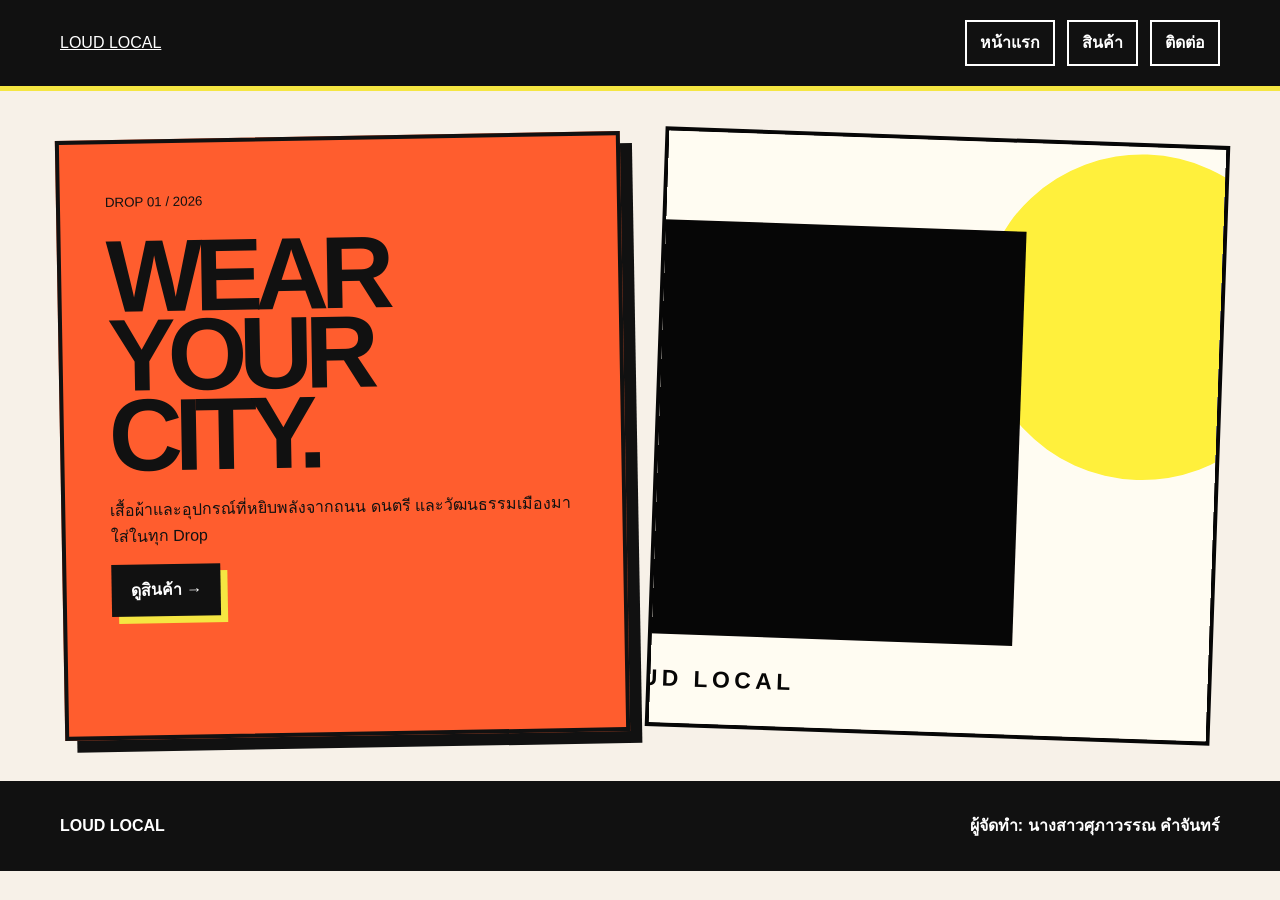
<file: index.html>
<!doctype html>
<html lang="th"><head><meta charset="utf-8"><meta name="viewport" content="width=device-width,initial-scale=1"><title>หน้าแรก | Block Nine</title><link rel="stylesheet" href="assets/style.css"></head><body class="sticker"><header class="header"><nav class="nav container"><a class="LOUD LOCAL" href="homebase.html">LOUD LOCAL</a><div class="links"><a href="index.html">หน้าแรก</a><a href="shop.html">สินค้า</a><a href="contact.html">ติดต่อ</a></div></nav></header><main class="hero"><div class="container hero-grid"><section class="hero-copy"><small>DROP 01 / 2026</small><h1>WEAR YOUR CITY.</h1><p>เสื้อผ้าและอุปกรณ์ที่หยิบพลังจากถนน ดนตรี และวัฒนธรรมเมืองมาใส่ในทุก Drop</p><a class="button" href="shop.html">ดูสินค้า →</a></section><img src="images/street-hero.svg" alt="ร้านเสื้อผ้า Streetwear"></div></main><footer class="footer"><div class="container footer-row"><strong>LOUD LOCAL</strong><span class="footer-student">ผู้จัดทำ: นางสาวศุภาวรรณ คำจันทร์</span></div></footer></body></html>
</file>
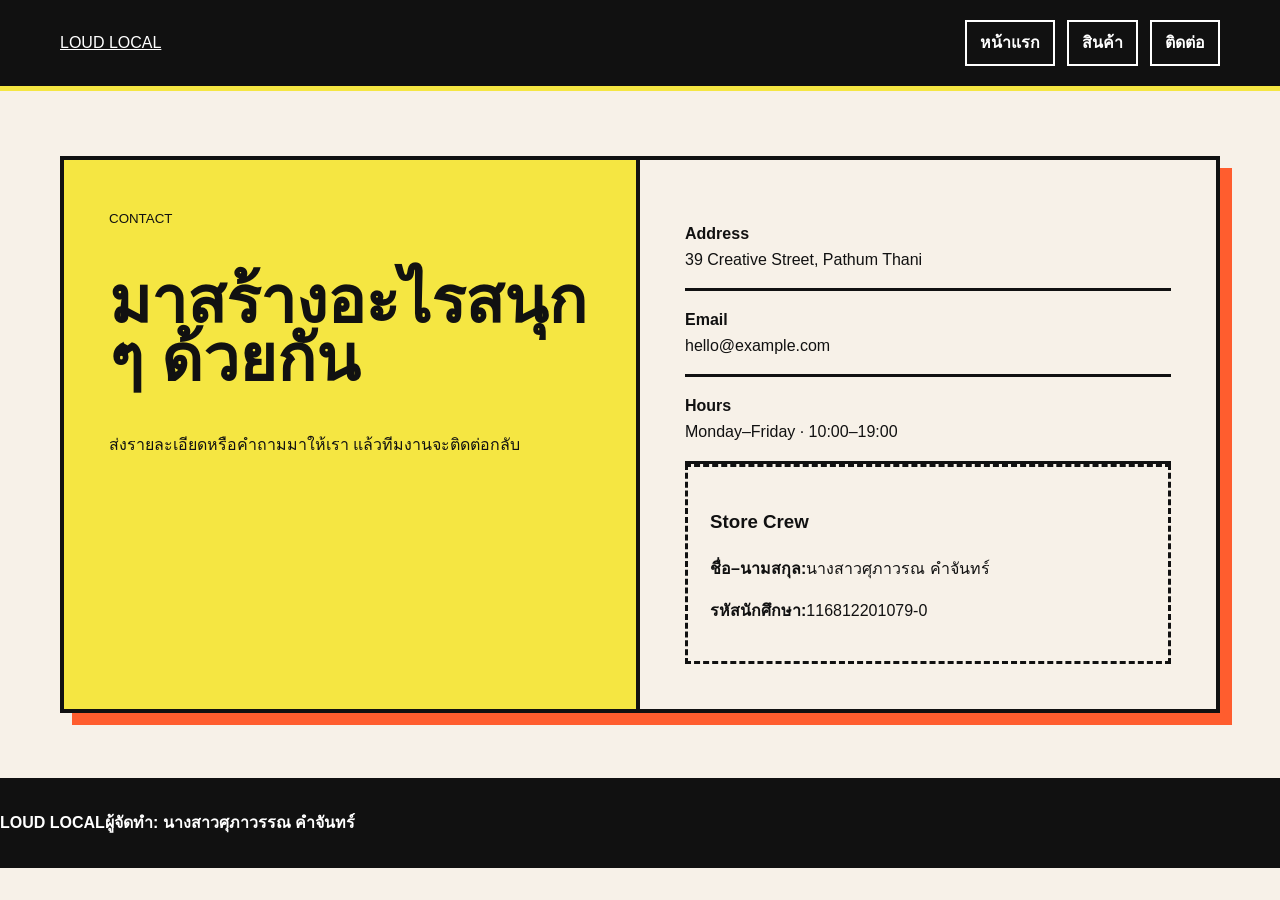
<file: contact.html>
<!doctype html>
<html lang="th"><head><meta charset="utf-8"><meta name="viewport" content="width=device-width,initial-scale=1"><title>ติดต่อ | Block Nine</title><link rel="stylesheet" href="assets/style.css"></head><body class="sticker"><header class="header"><nav class="nav container"><a class="LOUD LOCAL" href="homebase.html">LOUD LOCAL</a><div class="links"><a href="index.html">หน้าแรก</a><a href="shop.html">สินค้า</a><a href="contact.html">ติดต่อ</a></div></nav></header><main class="contact"><div class="container contact-grid"><div class="contact-lead"><small>CONTACT</small><h1>มาสร้างอะไรสนุก ๆ ด้วยกัน</h1><p>ส่งรายละเอียดหรือคำถามมาให้เรา แล้วทีมงานจะติดต่อกลับ</p></div><div class="contact-info"><div class="detail"><strong>Address</strong><br>39 Creative Street, Pathum Thani</div><div class="detail"><strong>Email</strong><br>hello@example.com</div><div class="detail"><strong>Hours</strong><br>Monday–Friday · 10:00–19:00</div><div class="student"><h3>Store Crew</h3><p><strong>ชื่อ–นามสกุล:</strong>นางสาวศุภาวรณ คำจันทร์</p><p><strong>รหัสนักศึกษา:</strong>116812201079-0</p></div></div></div></main><footer class="footer"><div class="LOUD LOCAL"><strong>LOUD LOCAL</strong><span class="footer-student">ผู้จัดทำ: นางสาวศุภาวรรณ คำจันทร์</span></div></footer></body></html>
</file>
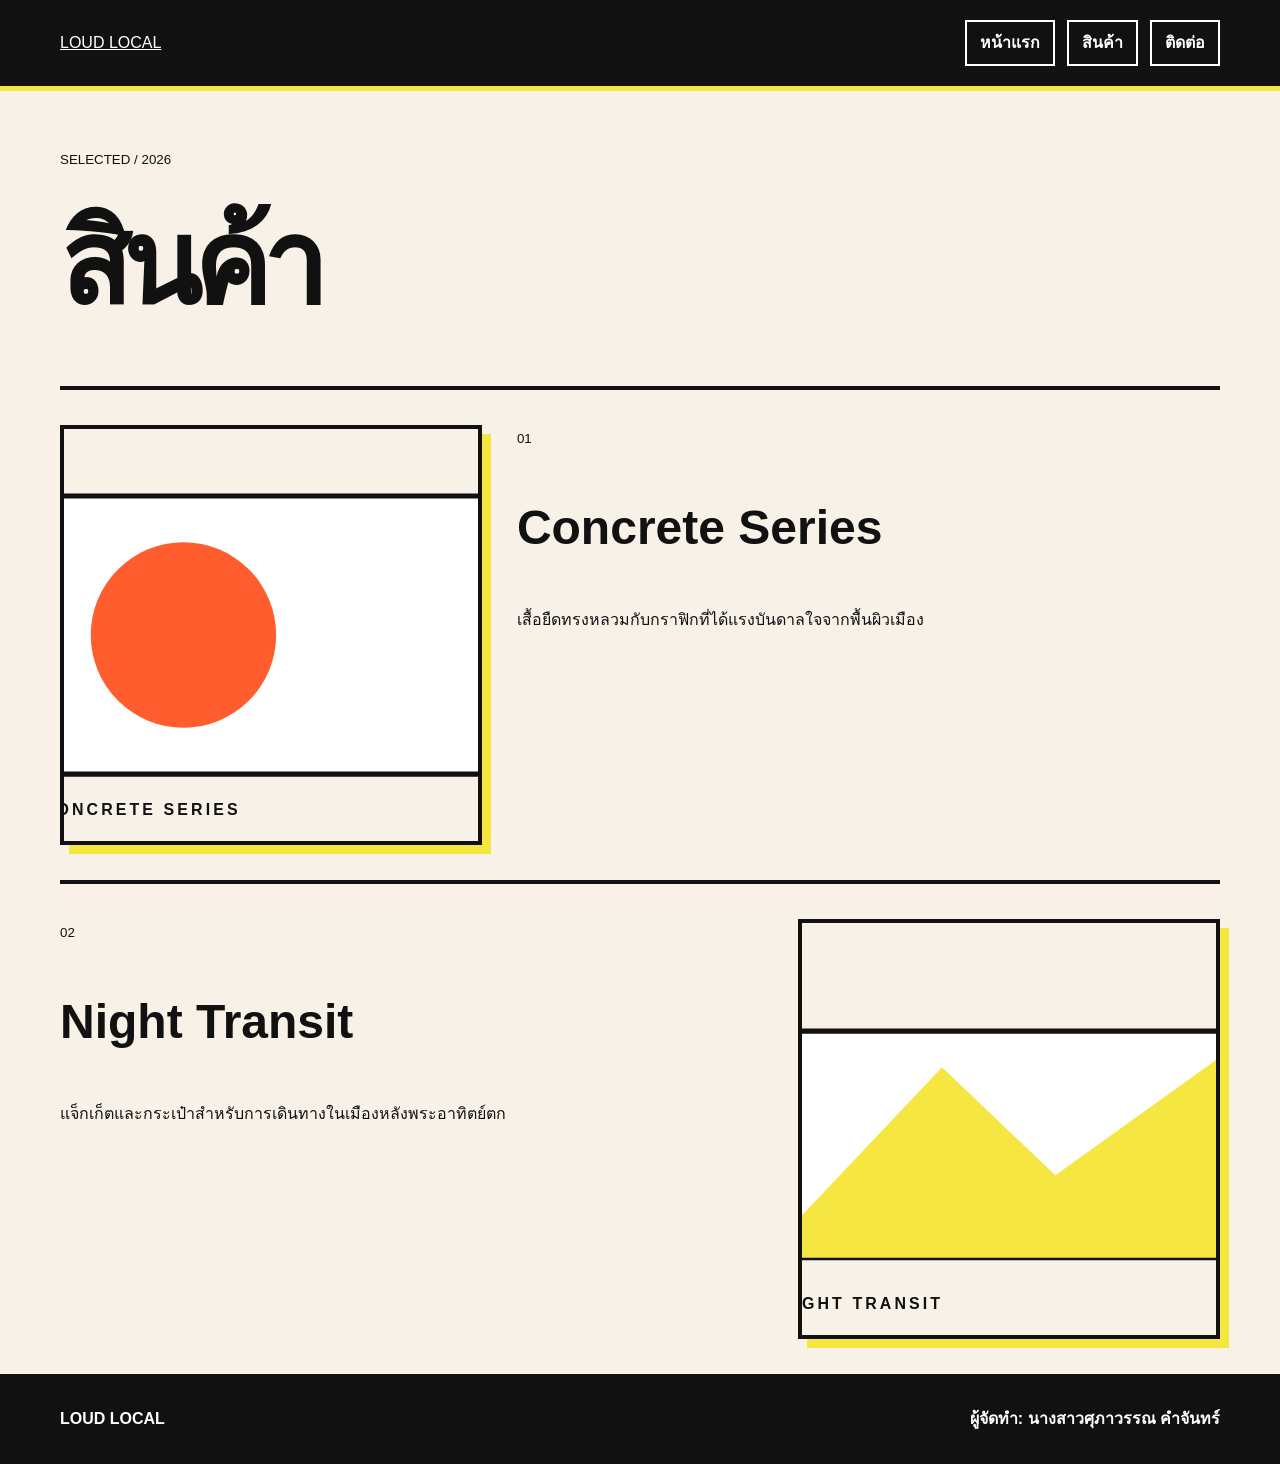
<file: shop.html>
<!doctype html>
<html lang="th"><head><meta charset="utf-8"><meta name="viewport" content="width=device-width,initial-scale=1"><title>สินค้า | Block Nine</title><link rel="stylesheet" href="assets/style.css"></head><body class="sticker"><header class="header"><nav class="nav container"><a class="LOUD LOCAL" href="homebase.html">LOUD LOCAL</a><div class="links"><a href="index.html">หน้าแรก</a><a href="shop.html">สินค้า</a><a href="contact.html">ติดต่อ</a></div></nav></header><main><section class="page-head"><div class="container"><small>SELECTED / 2026</small><h1>สินค้า</h1></div></section><section class="listing"><div class="container"><article class="entry"><img src="images/concrete-new.svg" alt="Concrete Series"><div><small>01</small><h2>Concrete Series</h2><p>เสื้อยืดทรงหลวมกับกราฟิกที่ได้แรงบันดาลใจจากพื้นผิวเมือง</p></div></article><article class="entry"><img src="images/transit-new.svg" alt="Night Transit"><div><small>02</small><h2>Night Transit</h2><p>แจ็กเก็ตและกระเป๋าสำหรับการเดินทางในเมืองหลังพระอาทิตย์ตก</p></div></article></div></section></main><footer class="footer"><div class="container footer-row"><strong>LOUD LOCAL</strong><span class="footer-student">ผู้จัดทำ: นางสาวศุภาวรรณ คำจันทร์</span></div></footer></body></html>
</file>
<file: assets/style.css>
*{box-sizing:border-box}body{margin:0;font-family:Arial,"Noto Sans Thai",sans-serif;line-height:1.6}a{color:inherit}.container{width:min(1160px,91%);margin:auto}img{display:block;width:100%;object-fit:cover}.student{padding:22px;border:3px dashed currentColor}.footer-student{font-weight:900}body{background:#f7f1e8;color:#111}.header{background:#111;color:#fff;border-bottom:5px solid #f5e642}.nav{min-height:86px;display:flex;justify-content:space-between;align-items:center}.brand{font-size:1.4rem;font-weight:1000;text-decoration:none}.links{display:flex;gap:12px}.links a{padding:8px 13px;border:2px solid #fff;text-decoration:none;font-weight:900}.hero{padding:45px 0}.hero-grid{display:grid;grid-template-columns:1fr 1fr;gap:30px}.hero-copy{padding:45px;background:#ff5d2e;border:4px solid #111;box-shadow:12px 12px 0 #111;transform:rotate(-1deg)}.hero h1{font-size:clamp(4rem,8vw,8rem);line-height:.78;letter-spacing:-.08em;margin:22px 0}.hero img{height:600px;border:4px solid #111;transform:rotate(2deg);filter:contrast(1.1)}.button{display:inline-block;padding:13px 19px;background:#111;color:#fff;box-shadow:7px 7px 0 #f5e642;text-decoration:none;font-weight:900}.page-head{padding:55px 0 30px}.page-head h1{font-size:clamp(4rem,9vw,8rem);margin:0;letter-spacing:-.07em}.entry{display:grid;grid-template-columns:.75fr 1.25fr;gap:35px;padding:35px 0;border-top:4px solid #111}.entry:nth-child(even){grid-template-columns:1.25fr .75fr}.entry:nth-child(even) img{order:2}.entry img{height:420px;border:4px solid #111;box-shadow:9px 9px 0 #f5e642}.entry h2{font-size:3rem}.contact{padding:65px 0}.contact-grid{display:grid;grid-template-columns:1fr 1fr;border:4px solid #111;box-shadow:12px 12px 0 #ff5d2e}.contact-grid>div{padding:45px}.contact-lead{background:#f5e642;border-right:4px solid #111}.contact h1{font-size:4rem;line-height:.9}.detail{padding:16px 0;border-bottom:3px solid #111}.footer{padding:32px 0;background:#111;color:#fff}.footer-row{display:flex;justify-content:space-between}@media(max-width:800px){.nav{padding:18px 0;align-items:flex-start;flex-direction:column}.links{width:100%;justify-content:space-between;gap:7px}.hero-grid,.ticket-card,.entry,.entry:nth-child(even),.contact-grid{grid-template-columns:1fr}.hero img,.entry img,.hero-card{height:400px}.entry:nth-child(even) img{order:0}.hero-copy{padding:35px}.ticket-card .hero-copy,.contact-lead{border-right:0}.footer-row{flex-direction:column;gap:15px}}
</file>
